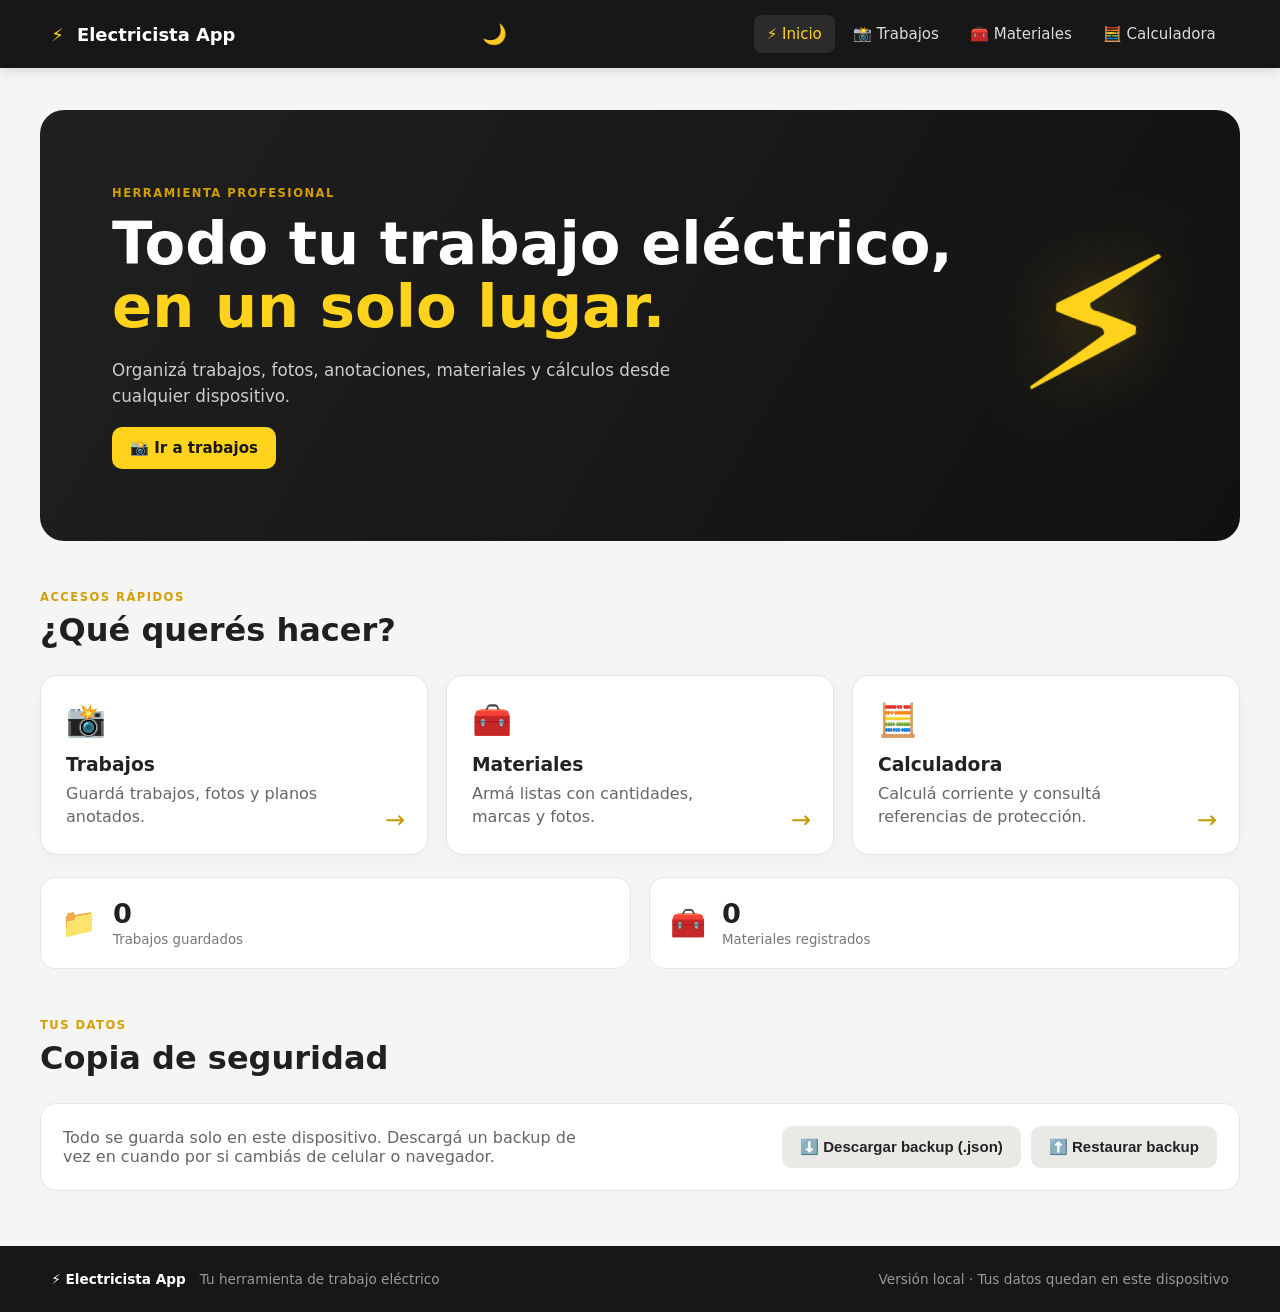
<file: index.html>
<!DOCTYPE html>
<html lang="es">
<head>
<meta charset="UTF-8">
<meta name="viewport" content="width=device-width, initial-scale=1.0">
<meta name="theme-color" content="#171717">
<link rel="manifest" href="manifest.json">
<link rel="apple-touch-icon" href="img/icon-192.png">

<title>Electricista App</title>
<link rel="stylesheet" href="css/style.css">
</head>
<body>
<header class="topbar">
  <a class="brand" href="index.html"><span>⚡</span> Electricista App</a>
  <button class="menu-toggle" id="menuToggle" aria-label="Abrir menú">☰</button>
  <button class="theme-toggle" id="themeToggle" aria-label="Cambiar tema">🌙</button>
  <nav id="mainNav">
    <a class="active" href="index.html">⚡ Inicio</a>
    <a href="galeria.html">📸 Trabajos</a>
    <a href="materiales.html">🧰 Materiales</a>
    <a href="calculadora.html">🧮 Calculadora</a>
  </nav>
</header>

<main class="page home-page">
  <section class="hero">
    <div>
      <span class="eyebrow">HERRAMIENTA PROFESIONAL</span>
      <h1>Todo tu trabajo eléctrico,<br><strong>en un solo lugar.</strong></h1>
      <p>Organizá trabajos, fotos, anotaciones, materiales y cálculos desde cualquier dispositivo.</p>
      <a class="btn btn-primary" href="galeria.html">📸 Ir a trabajos</a>
    </div>
    <div class="hero-icon">⚡</div>
  </section>

  <section class="section">
    <div class="section-title"><div><span class="eyebrow">ACCESOS RÁPIDOS</span><h2>¿Qué querés hacer?</h2></div></div>
    <div class="feature-grid">
      <a class="feature-card" href="galeria.html"><span class="feature-icon">📸</span><h3>Trabajos</h3><p>Guardá trabajos, fotos y planos anotados.</p><span class="card-arrow">→</span></a>
      <a class="feature-card" href="materiales.html"><span class="feature-icon">🧰</span><h3>Materiales</h3><p>Armá listas con cantidades, marcas y fotos.</p><span class="card-arrow">→</span></a>
      <a class="feature-card" href="calculadora.html"><span class="feature-icon">🧮</span><h3>Calculadora</h3><p>Calculá corriente y consultá referencias de protección.</p><span class="card-arrow">→</span></a>
    </div>
  </section>

  <section class="stats-grid">
    <div class="stat-card"><span>📁</span><div><strong id="workCount">0</strong><small>Trabajos guardados</small></div></div>
    <div class="stat-card"><span>🧰</span><div><strong id="materialCount">0</strong><small>Materiales registrados</small></div></div>
  </section>

  <section class="section">
    <div class="section-title"><div><span class="eyebrow">TUS DATOS</span><h2>Copia de seguridad</h2></div></div>
    <div class="backup-card">
      <p>Todo se guarda solo en este dispositivo. Descargá un backup de vez en cuando por si cambiás de celular o navegador.</p>
      <div class="backup-actions">
        <button class="btn btn-secondary" id="exportBackupBtn">⬇️ Descargar backup (.json)</button>
        <button class="btn btn-secondary" id="importBackupBtn">⬆️ Restaurar backup</button>
        <input type="file" id="importBackupInput" accept="application/json" hidden>
      </div>
    </div>
  </section>
</main>

<footer class="footer"><div><strong>⚡ Electricista App</strong><span>Tu herramienta de trabajo eléctrico</span></div><span>Versión local · Tus datos quedan en este dispositivo</span></footer>
<script src="js/app.js"></script>
<script>
document.addEventListener("DOMContentLoaded", () => {
  document.getElementById("exportBackupBtn")?.addEventListener("click", () => window.Electricista.exportBackup());
  const input = document.getElementById("importBackupInput");
  document.getElementById("importBackupBtn")?.addEventListener("click", () => input.click());
  input?.addEventListener("change", async () => {
    const file = input.files?.[0];
    if (!file) return;
    if (!confirm("Esto va a agregar/actualizar datos desde el backup. ¿Continuar?")) { input.value = ""; return; }
    try {
      await window.Electricista.importBackup(file);
      alert("Backup restaurado correctamente.");
      location.reload();
    } catch (error) {
      window.Electricista.showError(error);
    }
    input.value = "";
  });
});
</script>
</body>
</html>
</file>
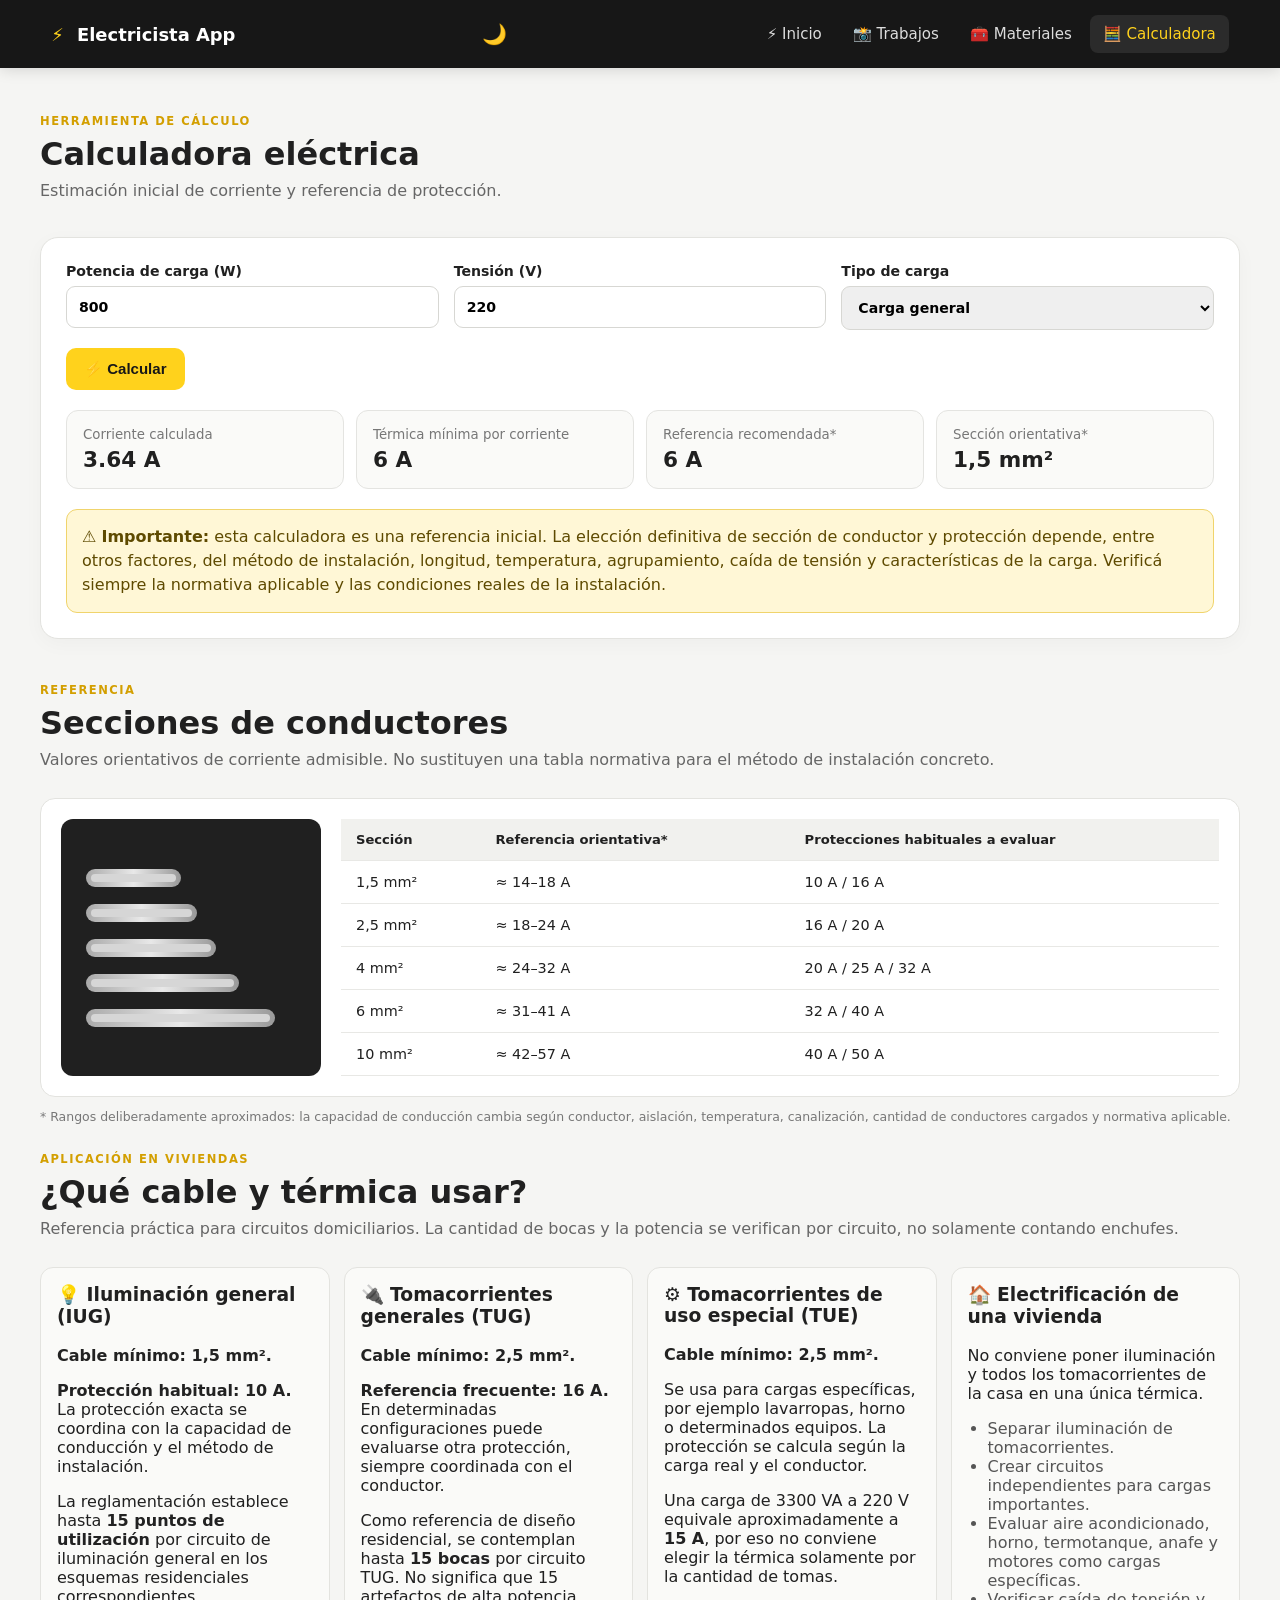
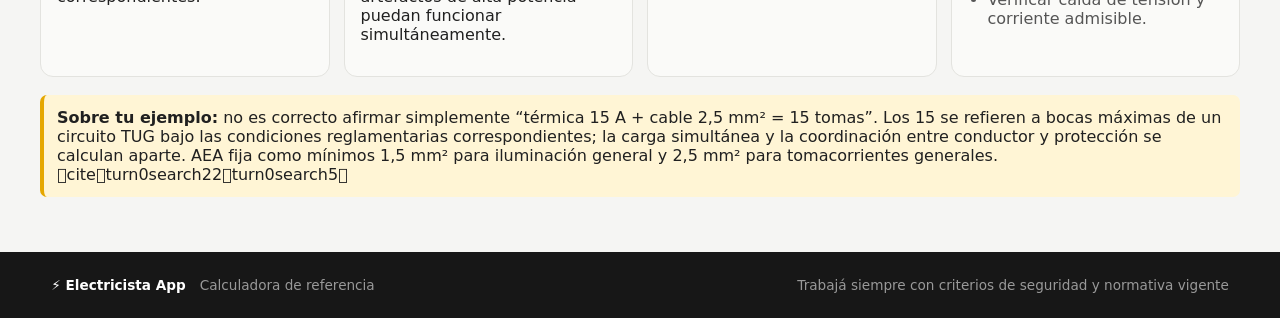
<file: calculadora.html>
<!DOCTYPE html>
<html lang="es">
<head><meta charset="UTF-8"><meta name="viewport" content="width=device-width, initial-scale=1.0"><meta name="theme-color" content="#171717">
<link rel="manifest" href="manifest.json">
<link rel="apple-touch-icon" href="img/icon-192.png">

<title>Calculadora eléctrica - Electricista App</title><link rel="stylesheet" href="css/style.css"><link rel="stylesheet" href="css/calculadora.css"></head>
<body>
<header class="topbar"><a class="brand" href="index.html"><span>⚡</span> Electricista App</a><button class="menu-toggle" id="menuToggle">☰</button><button class="theme-toggle" id="themeToggle" aria-label="Cambiar tema">🌙</button>
<nav id="mainNav"><a href="index.html">⚡ Inicio</a><a href="galeria.html">📸 Trabajos</a><a href="materiales.html">🧰 Materiales</a><a class="active" href="calculadora.html">🧮 Calculadora</a></nav></header>
<main class="page">
<section class="page-heading"><div><span class="eyebrow">HERRAMIENTA DE CÁLCULO</span><h1>Calculadora eléctrica</h1><p>Estimación inicial de corriente y referencia de protección.</p></div></section>
<section class="calculator-card">
<div class="calc-inputs"><label>Potencia de carga (W)<input id="watts" type="number" min="1" step="1" value="800"></label><label>Tensión (V)<input id="voltage" type="number" min="1" step="1" value="220"></label><label>Tipo de carga<select id="loadType"><option value="general">Carga general</option><option value="resistive">Resistiva</option><option value="motor">Motor</option><option value="lighting">Iluminación</option></select></label></div>
<button class="btn btn-primary calc-btn" id="calculateBtn">⚡ Calcular</button>
<div id="calcResult" class="calc-result"></div>
<div class="warning-box">⚠️ <strong>Importante:</strong> esta calculadora es una referencia inicial. La elección definitiva de sección de conductor y protección depende, entre otros factores, del método de instalación, longitud, temperatura, agrupamiento, caída de tensión y características de la carga. Verificá siempre la normativa aplicable y las condiciones reales de la instalación.</div>
</section>
<section class="section reference-section"><div class="section-title"><div><span class="eyebrow">REFERENCIA</span><h2>Secciones de conductores</h2><p>Valores orientativos de corriente admisible. No sustituyen una tabla normativa para el método de instalación concreto.</p></div></div>
<div class="cable-reference"><div class="cable-visual"><div class="wire wire-15"></div><div class="wire wire-25"></div><div class="wire wire-4"></div><div class="wire wire-6"></div><div class="wire wire-10"></div></div>
<div class="table-wrap"><table><thead><tr><th>Sección</th><th>Referencia orientativa*</th><th>Protecciones habituales a evaluar</th></tr></thead><tbody>
<tr><td>1,5 mm²</td><td>≈ 14–18 A</td><td>10 A / 16 A</td></tr><tr><td>2,5 mm²</td><td>≈ 18–24 A</td><td>16 A / 20 A</td></tr><tr><td>4 mm²</td><td>≈ 24–32 A</td><td>20 A / 25 A / 32 A</td></tr><tr><td>6 mm²</td><td>≈ 31–41 A</td><td>32 A / 40 A</td></tr><tr><td>10 mm²</td><td>≈ 42–57 A</td><td>40 A / 50 A</td></tr></tbody></table></div></div>
<p class="table-note">* Rangos deliberadamente aproximados: la capacidad de conducción cambia según conductor, aislación, temperatura, canalización, cantidad de conductores cargados y normativa aplicable.</p>
</section>

<section class="section reference-extra">
  <div class="section-title">
    <div>
      <span class="eyebrow">APLICACIÓN EN VIVIENDAS</span>
      <h2>¿Qué cable y térmica usar?</h2>
      <p>Referencia práctica para circuitos domiciliarios. La cantidad de bocas y la potencia se verifican por circuito, no solamente contando enchufes.</p>
    </div>
  </div>
  <div class="circuit-cards">
    <article class="circuit-card">
      <h3>💡 Iluminación general (IUG)</h3>
      <p><strong>Cable mínimo: 1,5 mm².</strong></p>
      <p><strong>Protección habitual: 10 A.</strong> La protección exacta se coordina con la capacidad de conducción y el método de instalación.</p>
      <p>La reglamentación establece hasta <strong>15 puntos de utilización</strong> por circuito de iluminación general en los esquemas residenciales correspondientes.</p>
    </article>
    <article class="circuit-card">
      <h3>🔌 Tomacorrientes generales (TUG)</h3>
      <p><strong>Cable mínimo: 2,5 mm².</strong></p>
      <p><strong>Referencia frecuente: 16 A.</strong> En determinadas configuraciones puede evaluarse otra protección, siempre coordinada con el conductor.</p>
      <p>Como referencia de diseño residencial, se contemplan hasta <strong>15 bocas</strong> por circuito TUG. No significa que 15 artefactos de alta potencia puedan funcionar simultáneamente.</p>
    </article>
    <article class="circuit-card">
      <h3>⚙️ Tomacorrientes de uso especial (TUE)</h3>
      <p><strong>Cable mínimo: 2,5 mm².</strong></p>
      <p>Se usa para cargas específicas, por ejemplo lavarropas, horno o determinados equipos. La protección se calcula según la carga real y el conductor.</p>
      <p>Una carga de 3300 VA a 220 V equivale aproximadamente a <strong>15 A</strong>, por eso no conviene elegir la térmica solamente por la cantidad de tomas.</p>
    </article>
    <article class="circuit-card">
      <h3>🏠 Electrificación de una vivienda</h3>
      <p>No conviene poner iluminación y todos los tomacorrientes de la casa en una única térmica.</p>
      <ul><li>Separar iluminación de tomacorrientes.</li><li>Crear circuitos independientes para cargas importantes.</li><li>Evaluar aire acondicionado, horno, termotanque, anafe y motores como cargas específicas.</li><li>Verificar caída de tensión y corriente admisible.</li></ul>
    </article>
  </div>
  <div class="reference-warning"><strong>Sobre tu ejemplo:</strong> no es correcto afirmar simplemente “térmica 15 A + cable 2,5 mm² = 15 tomas”. Los 15 se refieren a bocas máximas de un circuito TUG bajo las condiciones reglamentarias correspondientes; la carga simultánea y la coordinación entre conductor y protección se calculan aparte. AEA fija como mínimos 1,5 mm² para iluminación general y 2,5 mm² para tomacorrientes generales. citeturn0search22turn0search5</div>
</section>
</main>
<footer class="footer"><div><strong>⚡ Electricista App</strong><span>Calculadora de referencia</span></div><span>Trabajá siempre con criterios de seguridad y normativa vigente</span></footer>
<script src="js/app.js"></script><script src="js/calculadora.js"></script></body></html>
</file>
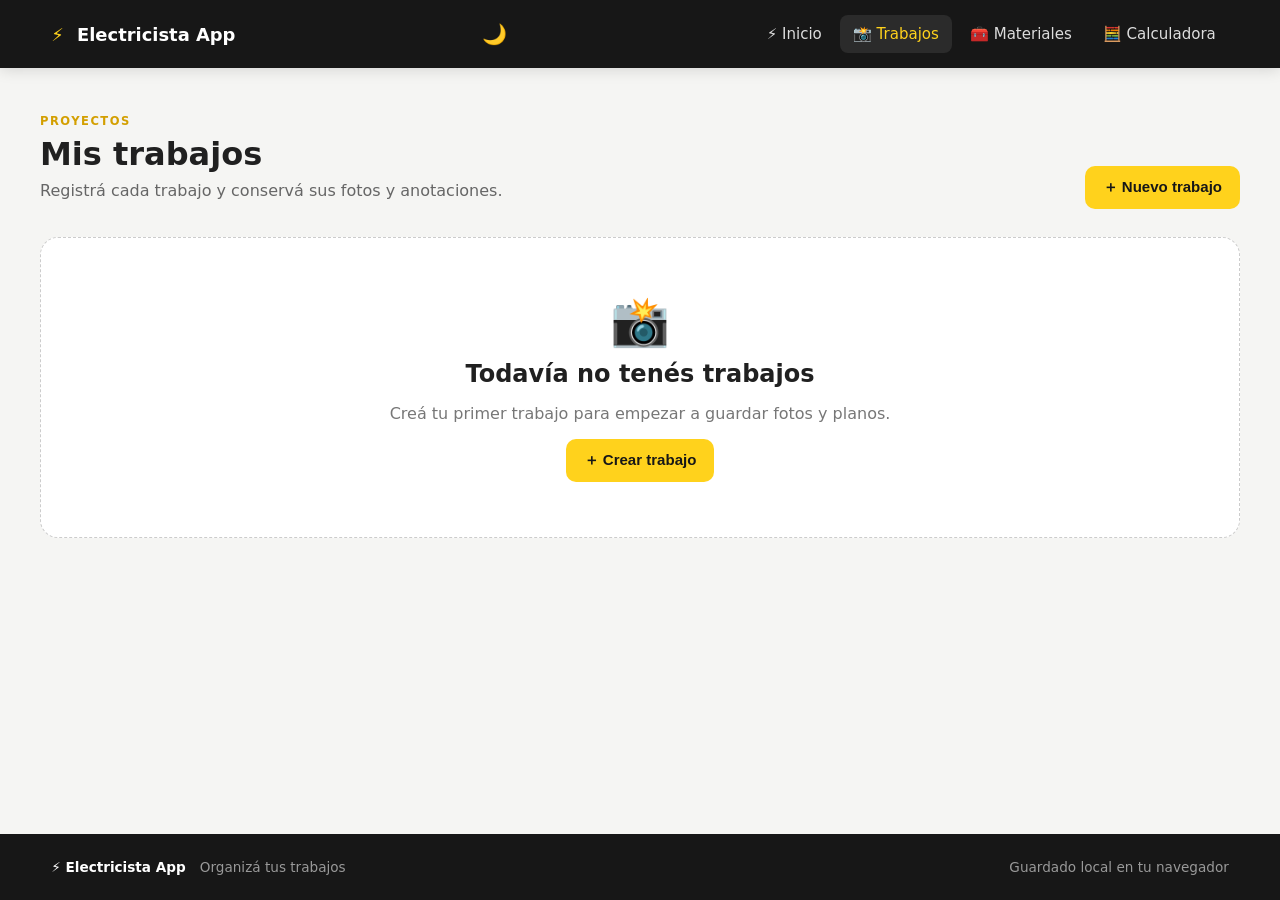
<file: galeria.html>
<!DOCTYPE html>
<html lang="es">
<head>
<meta charset="UTF-8"><meta name="viewport" content="width=device-width, initial-scale=1.0">
<meta name="theme-color" content="#171717">
<link rel="manifest" href="manifest.json">
<link rel="apple-touch-icon" href="img/icon-192.png">
<title>Trabajos - Electricista App</title>
<link rel="stylesheet" href="css/style.css"><link rel="stylesheet" href="css/galeria.css">
</head>
<body>
<header class="topbar"><a class="brand" href="index.html"><span>⚡</span> Electricista App</a><button class="menu-toggle" id="menuToggle">☰</button><button class="theme-toggle" id="themeToggle" aria-label="Cambiar tema">🌙</button>
<nav id="mainNav"><a href="index.html">⚡ Inicio</a><a class="active" href="galeria.html">📸 Trabajos</a><a href="materiales.html">🧰 Materiales</a><a href="calculadora.html">🧮 Calculadora</a></nav></header>
<main class="page">
<section class="page-heading"><div><span class="eyebrow">PROYECTOS</span><h1>Mis trabajos</h1><p>Registrá cada trabajo y conservá sus fotos y anotaciones.</p></div><button class="btn btn-primary" id="newWorkBtn">＋ Nuevo trabajo</button></section>
<div id="workList" class="work-grid"></div>
<div id="emptyWorks" class="empty-state hidden"><div>📸</div><h2>Todavía no tenés trabajos</h2><p>Creá tu primer trabajo para empezar a guardar fotos y planos.</p><button class="btn btn-primary" id="emptyNewBtn">＋ Crear trabajo</button></div>
</main>
<div class="modal hidden" id="workModal"><div class="modal-box"><button class="modal-close" data-close>×</button><h2 id="modalTitle">Nuevo trabajo</h2>
<form id="workForm"><label>Nombre del trabajo<input id="workName" required placeholder="Ej. Instalación eléctrica cocina"></label>
<label>Categoría<select id="workCategory"><option>Instalación</option><option>Reparación</option><option>Mantenimiento</option><option>Tablero</option><option>Iluminación</option><option>Otro</option></select></label>
<label>Descripción<textarea id="workDescription" rows="4" placeholder="Detalles del trabajo..."></textarea></label>
<div class="form-actions"><button type="button" class="btn btn-secondary" data-close>Cancelar</button><button class="btn btn-primary">Guardar trabajo</button></div></form></div></div>
<div class="modal hidden" id="detailModal"><div class="modal-box modal-large"><button class="modal-close" data-close>×</button><div id="detailContent"></div></div></div>
<footer class="footer"><div><strong>⚡ Electricista App</strong><span>Organizá tus trabajos</span></div><span>Guardado local en tu navegador</span></footer>
<script src="js/app.js"></script><script src="js/galeria.js"></script>
</body></html>
</file>
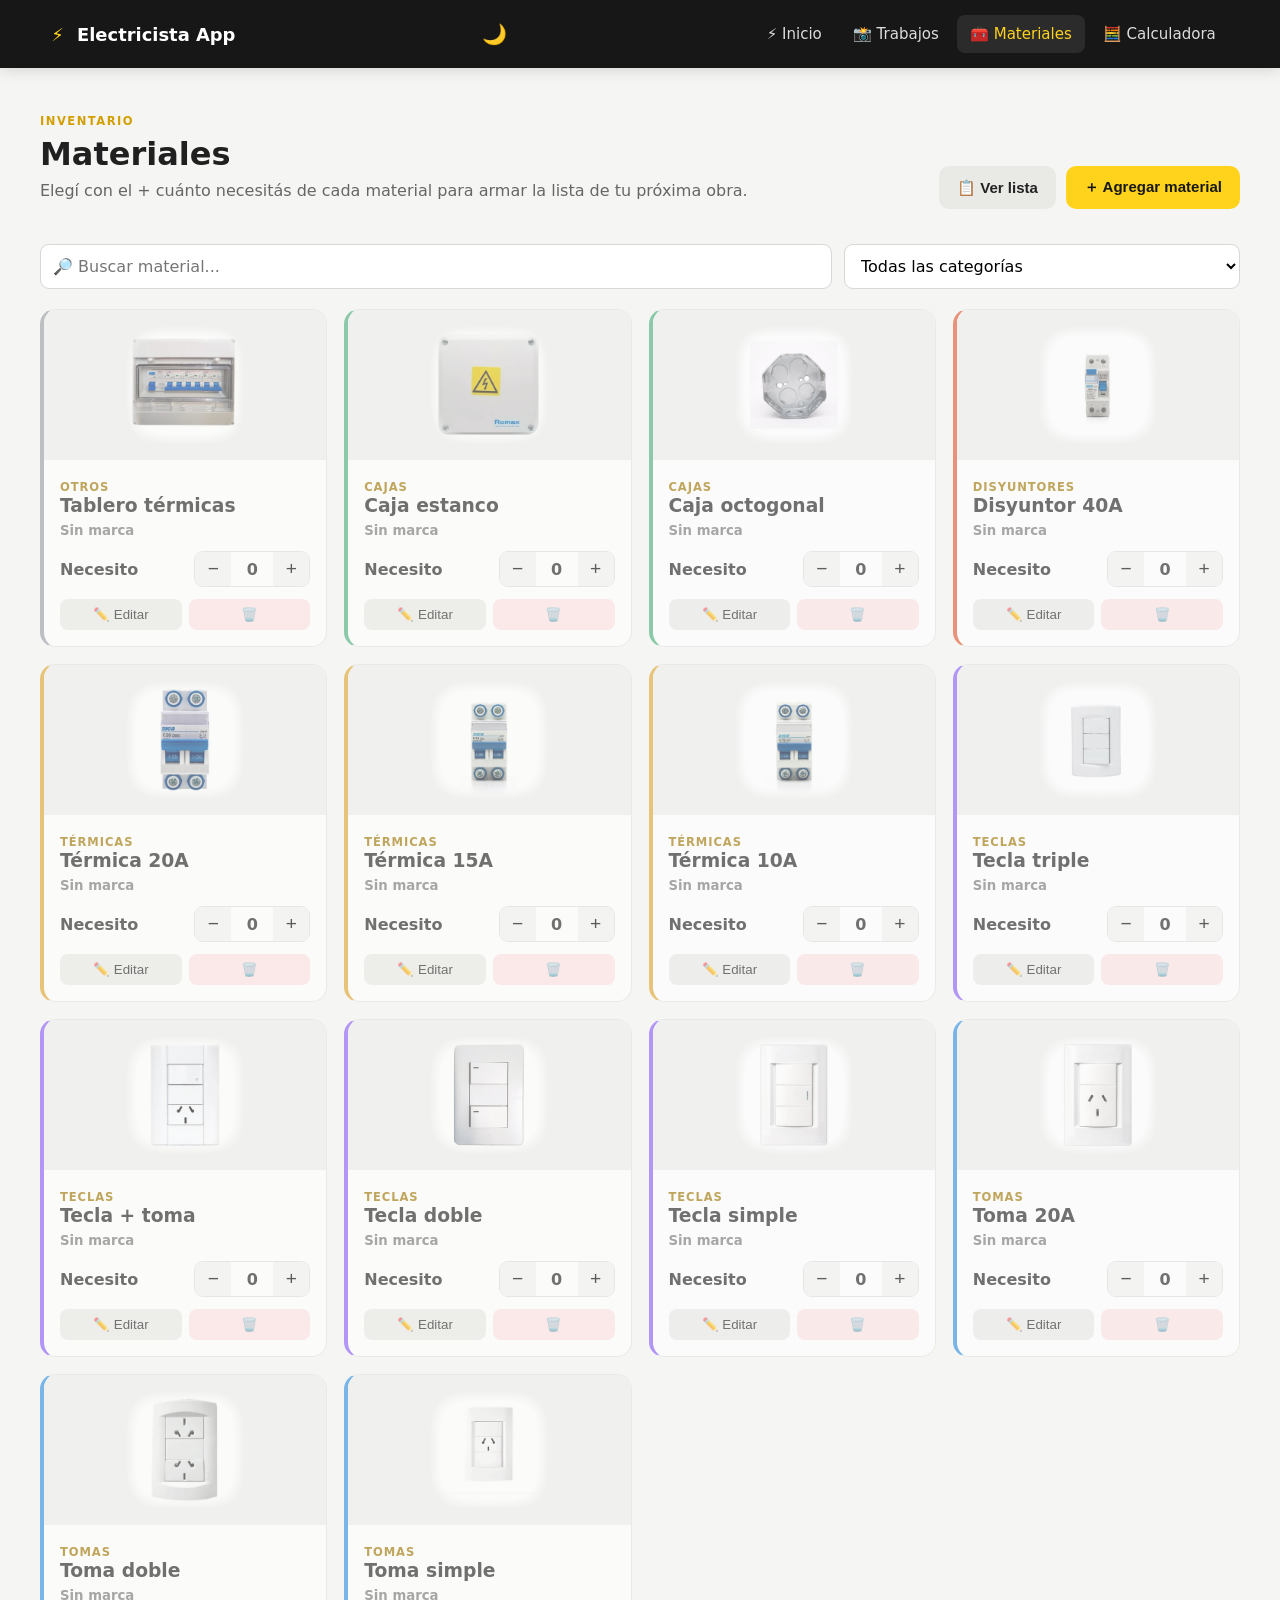
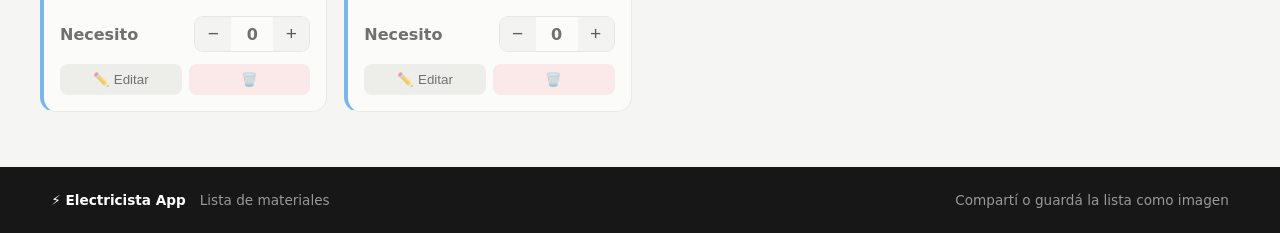
<file: materiales.html>
<!DOCTYPE html>
<html lang="es">
<head><meta charset="UTF-8"><meta name="viewport" content="width=device-width, initial-scale=1.0"><meta name="theme-color" content="#171717">
<link rel="manifest" href="manifest.json">
<link rel="apple-touch-icon" href="img/icon-192.png">

<title>Materiales - Electricista App</title><link rel="stylesheet" href="css/style.css"><link rel="stylesheet" href="css/materiales.css"></head>
<body>
<header class="topbar"><a class="brand" href="index.html"><span>⚡</span> Electricista App</a><button class="menu-toggle" id="menuToggle">☰</button><button class="theme-toggle" id="themeToggle" aria-label="Cambiar tema">🌙</button>
<nav id="mainNav"><a href="index.html">⚡ Inicio</a><a href="galeria.html">📸 Trabajos</a><a class="active" href="materiales.html">🧰 Materiales</a><a href="calculadora.html">🧮 Calculadora</a></nav></header>
<main class="page">
<section class="page-heading"><div><span class="eyebrow">INVENTARIO</span><h1>Materiales</h1><p>Elegí con el + cuánto necesitás de cada material para armar la lista de tu próxima obra.</p></div><div class="heading-actions"><button class="btn btn-secondary" id="viewListBtn">📋 Ver lista</button><button class="btn btn-primary" id="addMaterialBtn">＋ Agregar material</button></div></section>
<div class="material-toolbar"><input id="materialSearch" placeholder="🔎 Buscar material..."><select id="categoryFilter"><option value="">Todas las categorías</option><option>Tomas</option><option>Teclas</option><option>Térmicas</option><option>Disyuntores</option><option>Cajas</option><option>Cables</option><option>Iluminación</option><option>Otros</option></select></div>
<div id="materialList" class="material-grid"></div>
<div id="emptyMaterials" class="empty-state hidden"><div>🧰</div><h2>No hay materiales</h2><p>Agregá el primer material de tu lista.</p><button class="btn btn-primary" id="emptyAddBtn">＋ Agregar material</button></div>
</main>
<div class="modal hidden" id="materialModal"><div class="modal-box"><button class="modal-close" data-close>×</button><h2 id="materialModalTitle">Nuevo material</h2>
<form id="materialForm"><input type="hidden" id="materialId">
<div class="form-grid"><label>Nombre<input id="matName" required placeholder="Ej. Tomacorriente doble"></label><label>Categoría<select id="matCategory"><option>Tomas</option><option>Teclas</option><option>Térmicas</option><option>Disyuntores</option><option>Cajas</option><option>Cables</option><option>Iluminación</option><option>Otros</option></select></label><label>Marca<input id="matBrand" placeholder="Ej. Jeluz"></label><label>Modelo / descripción<input id="matModel" placeholder="Ej. Verona"></label><label class="full">Observación<textarea id="matObservation" rows="3"></textarea></label><label>Cantidad<input id="matQty" type="number" min="0" value="1"></label><label class="full">Foto
<div class="file-source-actions">
  <input id="matPhoto" type="file" accept="image/*" hidden>
  <button type="button" class="btn btn-primary" id="matCameraBtn">📷 Sacar foto</button>
  <button type="button" class="btn btn-secondary" id="matGalleryBtn">🖼️ Elegir de galería</button>
</div>
<small class="file-source-help">Podés sacar una foto o elegir una imagen que ya tengas en el teléfono.</small>
<div class="icon-picker">
  <span class="icon-picker-label">O elegí un ícono rápido</span>
  <div class="icon-picker-strip" id="iconPickerStrip"></div>
</div>
</label></div>
<div id="photoPreview" class="photo-preview"></div><div class="form-actions"><button type="button" class="btn btn-secondary" data-close>Cancelar</button><button class="btn btn-primary">Guardar material</button></div></form></div></div>
<div class="modal hidden" id="listModal"><div class="modal-box modal-large"><button class="modal-close" data-close>×</button><div id="listContent"></div></div></div>
<footer class="footer"><div><strong>⚡ Electricista App</strong><span>Lista de materiales</span></div><span>Compartí o guardá la lista como imagen</span></footer>
<script src="js/app.js"></script><script src="js/materiales.js"></script></body></html>
</file>
<file: css/style.css>
* {
  box-sizing:border-box
}
html,body {
  margin:0;
  min-height:100%;
  font-family:Inter,system-ui,-apple-system,BlinkMacSystemFont,"Segoe UI",sans-serif;
  color:#202020;
  background:#f5f5f3
}
body {
  display:flex;
  flex-direction:column;
  min-height:100vh
}
.topbar {
  height:68px;
  background:#171717;
  color:#fff;
  display:flex;
  align-items:center;
  padding:0 clamp(18px,4vw,70px);
  gap:32px;
  position:sticky;
  top:0;
  z-index:50;
  box-shadow:0 2px 14px #0002
}
.brand {
  color:#fff;
  text-decoration:none;
  font-weight:800;
  font-size:1.12rem;
  white-space:nowrap
}
.brand span {
  color:#ffd21c;
  margin-right:7px
}
.topbar nav {
  display:flex;
  gap:5px;
  margin-left:auto
}
.topbar nav a {
  color:#ddd;
  text-decoration:none;
  padding:10px 13px;
  border-radius:8px;
  font-size:.94rem
}
.topbar nav a:hover,.topbar nav a.active {
  background:#2b2b2b;
  color:#ffd21c
}
.menu-toggle {
  display:none;
  background:none;
  border:0;
  color:#fff;
  font-size:1.7rem;
  margin-left:auto
}
.theme-toggle {
  background:none;
  border:0;
  color:#fff;
  font-size:1.25rem;
  cursor:pointer;
  margin-left:auto;
  line-height:1;
  padding:6px
}
.page {
  width:min(1200px,calc(100% - 32px));
  margin:0 auto;
  flex:1;
  padding:42px 0 55px
}
.hero {
  background:linear-gradient(120deg,#202020,#111);
  color:#fff;
  border-radius:24px;
  padding:clamp(30px,6vw,72px);
  display:flex;
  align-items:center;
  justify-content:space-between;
  min-height:350px;
  overflow:hidden
}
.eyebrow {
  font-size:.72rem;
  font-weight:800;
  letter-spacing:.13em;
  color:#d39f00
}
.hero h1 {
  font-size:clamp(2rem,5vw,3.7rem);
  line-height:1.06;
  margin:12px 0 18px
}
.hero h1 strong {
  color:#ffd21c
}
.hero p {
  color:#ccc;
  max-width:600px;
  font-size:1.05rem;
  line-height:1.6
}
.hero-icon {
  font-size:clamp(7rem,17vw,13rem);
  color:#ffd21c;
  filter:drop-shadow(0 0 35px #ffd21c55);
  transform:rotate(8deg)
}
.btn {
  border:0;
  border-radius:10px;
  padding:12px 18px;
  font-weight:750;
  font-size:.94rem;
  cursor:pointer;
  text-decoration:none;
  display:inline-flex;
  align-items:center;
  justify-content:center;
  gap:7px;
  transition:.18s
}
.btn:hover {
  transform:translateY(-1px)
}
.btn-primary {
  background:#ffd21c;
  color:#171717
}
.btn-secondary {
  background:#e9e9e6;
  color:#222
}
.btn-danger {
  background:#fee2e2;
  color:#a40000
}
.section {
  margin-top:45px
}
.section-title {
  display:flex;
  justify-content:space-between;
  align-items:end;
  margin-bottom:20px
}
.section-title h2,.page-heading h1 {
  margin:6px 0;
  font-size:2rem
}
.section-title p,.page-heading p {
  color:#666;
  margin:6px 0;
  line-height:1.5
}
.feature-grid {
  display:grid;
  grid-template-columns:repeat(3,1fr);
  gap:18px
}
.feature-card {
  background:#fff;
  border:1px solid #e5e5e2;
  border-radius:17px;
  padding:25px;
  color:#222;
  text-decoration:none;
  position:relative;
  min-height:180px;
  box-shadow:0 4px 16px #00000008
}
.feature-card:hover {
  border-color:#ffd21c;
  box-shadow:0 8px 24px #00000012
}
.feature-icon {
  font-size:2rem
}
.feature-card h3 {
  margin:15px 0 7px
}
.feature-card p {
  color:#666;
  line-height:1.45;
  margin:0;
  max-width:270px
}
.card-arrow {
  position:absolute;
  right:22px;
  bottom:20px;
  font-size:1.5rem;
  color:#c49700
}
.stats-grid {
  display:grid;
  grid-template-columns:repeat(2,1fr);
  gap:18px;
  margin-top:22px
}
.stat-card {
  background:#fff;
  border:1px solid #e5e5e2;
  border-radius:15px;
  padding:20px;
  display:flex;
  align-items:center;
  gap:16px
}
.stat-card>span {
  font-size:1.8rem
}
.stat-card strong {
  font-size:1.7rem;
  display:block
}
.stat-card small {
  color:#777
}
.page-heading {
  display:flex;
  justify-content:space-between;
  align-items:end;
  gap:20px;
  margin-bottom:28px
}
.heading-actions {
  display:flex;
  gap:10px
}
.empty-state {
  text-align:center;
  background:#fff;
  border:1px dashed #ccc;
  border-radius:18px;
  padding:55px 20px
}
.empty-state>div {
  font-size:3rem
}
.empty-state h2 {
  margin:10px 0 6px
}
.empty-state p {
  color:#777
}
.hidden {
  display:none!important
}
.modal {
  position:fixed;
  inset:0;
  background:#0008;
  display:flex;
  align-items:center;
  justify-content:center;
  padding:18px;
  z-index:100
}
.modal-box {
  width:min(620px,100%);
  max-height:92vh;
  overflow:auto;
  background:#fff;
  border-radius:18px;
  padding:27px;
  position:relative
}
.modal-large {
  width:min(1000px,100%)
}
.modal-close {
  position:absolute;
  right:15px;
  top:10px;
  border:0;
  background:none;
  font-size:2rem;
  cursor:pointer;
  color:#555
}
.modal-box h2 {
  margin:0 0 22px
}
.modal-box label {
  display:block;
  font-weight:700;
  font-size:.9rem;
  margin-bottom:15px
}
.modal-box input,.modal-box select,.modal-box textarea,.material-toolbar input,.material-toolbar select {
  width:100%;
  margin-top:7px;
  border:1px solid #d8d8d5;
  border-radius:9px;
  padding:11px 12px;
  font:inherit;
  background:#fff
}
.form-actions {
  display:flex;
  justify-content:flex-end;
  gap:9px;
  margin-top:20px
}
.form-grid {
  display:grid;
  grid-template-columns:1fr 1fr;
  gap:2px 15px
}
.form-grid .full {
  grid-column:1/-1
}
.photo-preview:has(img) {
  display:inline-flex;
  align-items:center;
  justify-content:center;
  width:150px;
  height:150px;
  background:#ededeb;
  border-radius:10px;
  padding:10px;
  margin-top:6px
}
.photo-preview img {
  max-width:100%;
  max-height:100%;
  width:auto;
  height:auto;
  border-radius:4px;
  object-fit:contain
}
.footer {
  margin-top:auto;
  background:#171717;
  color:#ddd;
  padding:25px clamp(18px,4vw,70px);
  display:flex;
  justify-content:space-between;
  align-items:center;
  gap:20px;
  font-size:.85rem
}
.footer div {
  display:flex;
  gap:14px;
  align-items:center
}
.footer strong {
  color:#fff
}
.footer span {
  color:#999
}
.table-wrap {
  overflow-x:auto
}
.table-wrap table {
  border-collapse:collapse;
  width:100%;
  background:#fff
}
.table-wrap th,.table-wrap td {
  padding:13px 15px;
  border-bottom:1px solid #e8e8e5;
  text-align:left
}
.table-wrap th {
  background:#f1f1ee;
  font-size:.82rem
}
.table-wrap td {
  font-size:.9rem
}
.table-note {
  font-size:.78rem;
  color:#777
}
.warning-box {
  margin-top:20px;
  background:#fff7d6;
  border:1px solid #f0d46c;
  padding:15px;
  border-radius:11px;
  color:#5e4a00;
  line-height:1.5
}
@media(max-width:760px) {
  .topbar {
    height:62px
  }
  .menu-toggle {
    display:block
  }
  .theme-toggle {
    margin-left:8px
  }
  .topbar nav {
    display:none;
    position:absolute;
    top:62px;
    left:0;
    right:0;
    background:#171717;
    padding:10px 16px 15px;
    flex-direction:column
  }
  .topbar nav.open {
    display:flex
  }
  .topbar nav a {
    padding:13px
  }
  .page {
    width:min(100% - 22px,1200px);
    padding:28px 0 38px
  }
  .hero {
    padding:32px 24px;
    min-height:390px
  }
  .hero-icon {
    position:absolute;
    right:18px;
    opacity:.12
  }
  .feature-grid,.stats-grid {
    grid-template-columns:1fr
  }
  .page-heading {
    align-items:stretch;
    flex-direction:column
  }
  .heading-actions {
    flex-wrap:wrap
  }
  .heading-actions .btn {
    flex:1
  }
  .footer {
    flex-direction:column;
    align-items:flex-start
  }
  .footer div {
    flex-direction:column;
    align-items:flex-start;
    gap:5px
  }
  .form-grid {
    grid-template-columns:1fr
  }
  .form-grid .full {
    grid-column:auto
  }
}
@media(min-width:761px) {
  body {
    font-size:16px
  }
}

/* ===== Modo oscuro ===== */
:root.theme-dark body {
  background:#121212;
  color:#e9e9e7
}
:root.theme-dark .hero {
  background:linear-gradient(120deg,#000,#0a0a0a)
}
:root.theme-dark .feature-card,
:root.theme-dark .stat-card,
:root.theme-dark .material-card,
:root.theme-dark .work-card,
:root.theme-dark .calculator-card,
:root.theme-dark .cable-reference,
:root.theme-dark .circuit-card,
:root.theme-dark .modal-box,
:root.theme-dark .empty-state {
  background:#1c1c1c;
  border-color:#333;
  color:#e9e9e7
}
:root.theme-dark .material-photo,
:root.theme-dark .photo-preview:has(img),
:root.theme-dark .work-cover,
:root.theme-dark .photo-card,
:root.theme-dark .icon-pick-btn,
:root.theme-dark .result-box,
:root.theme-dark .detail-description,
:root.theme-dark .symbol-panel,
:root.theme-dark .qty-controls button {
  background:#262624;
  border-color:#3a3a3a
}
:root.theme-dark .feature-icon,
:root.theme-dark p,
:root.theme-dark .material-info p,
:root.theme-dark .work-meta,
:root.theme-dark .work-body p,
:root.theme-dark small,
:root.theme-dark .result-box small,
:root.theme-dark .photo-info small {
  color:#aaa
}
:root.theme-dark input,
:root.theme-dark select,
:root.theme-dark textarea {
  background:#1c1c1c;
  border-color:#3a3a3a;
  color:#eee
}
:root.theme-dark .btn-secondary,
:root.theme-dark .editor-toolbar button,
:root.theme-dark .editor-options button,
:root.theme-dark .symbol-choice {
  background:#262624;
  border-color:#3a3a3a;
  color:#eee
}
:root.theme-dark .footer,
:root.theme-dark .cable-visual {
  background:#0c0c0c
}
:root.theme-dark .modal {
  background:#000000cc
}
:root.theme-dark .icon-picker-label,
:root.theme-dark .eyebrow {
  color:#c9c9c6
}

.backup-card {
  background:#fff;
  border:1px solid #e5e5e2;
  border-radius:16px;
  padding:22px;
  display:flex;
  align-items:center;
  justify-content:space-between;
  gap:20px;
  flex-wrap:wrap
}
.backup-card p {
  margin:0;
  color:#666;
  max-width:520px
}
.backup-actions {
  display:flex;
  gap:10px;
  flex-wrap:wrap
}
:root.theme-dark .backup-card {
  background:#1c1c1c;
  border-color:#333
}
</file>
<file: css/calculadora.css>
.calculator-card {
  background:#fff;
  border:1px solid #e3e3df;
  border-radius:18px;
  padding:25px;
  box-shadow:0 5px 20px #00000008
}
.calc-inputs {
  display:grid;
  grid-template-columns:1fr 1fr 1fr;
  gap:15px
}
.calc-inputs label {
  font-weight:750;
  font-size:.88rem
}
.calc-inputs input,.calc-inputs select {
  width:100%;
  margin-top:7px;
  border:1px solid #d7d7d3;
  border-radius:9px;
  padding:12px;
  font:inherit
}
.calc-btn {
  margin-top:18px
}
.calc-result {
  margin-top:20px;
  display:grid;
  grid-template-columns:repeat(4,1fr);
  gap:12px
}
.result-box {
  border:1px solid #e4e4e1;
  border-radius:12px;
  padding:16px;
  background:#fafaf8
}
.result-box small {
  display:block;
  color:#777
}
.result-box strong {
  font-size:1.35rem;
  display:block;
  margin-top:5px
}
.reference-section {
  margin-top:40px
}
.cable-reference {
  display:grid;
  grid-template-columns:260px 1fr;
  gap:20px;
  background:#fff;
  border:1px solid #e3e3df;
  border-radius:15px;
  padding:20px
}
.cable-visual {
  background:#202020;
  border-radius:12px;
  display:flex;
  flex-direction:column;
  justify-content:center;
  gap:17px;
  padding:25px
}
.wire {
  height:18px;
  border-radius:20px;
  background:linear-gradient(90deg,#aaa,#e8e8e8,#999);
  position:relative
}
.wire:after {
  content:"";
  position:absolute;
  left:5px;
  right:5px;
  top:5px;
  height:8px;
  background:#d6d6d6;
  border-radius:10px
}
.wire-15 {
  width:45%
}
.wire-25 {
  width:53%
}
.wire-4 {
  width:62%
}
.wire-6 {
  width:73%
}
.wire-10 {
  width:90%
}
.table-wrap table {
  min-width:600px
}
@media(max-width:800px) {
  .calc-inputs,.calc-result {
    grid-template-columns:1fr 1fr
  }
  .cable-reference {
    grid-template-columns:1fr
  }
}
@media(max-width:500px) {
  .calc-inputs,.calc-result {
    grid-template-columns:1fr
  }
}

.reference-extra {
  margin-top: 24px;
}

.circuit-cards {
  display: grid;
  grid-template-columns: repeat(auto-fit, minmax(240px, 1fr));
  gap: 14px;
}

.circuit-card {
  border: 1px solid #e3e3df;
  border-radius: 13px;
  padding: 16px;
  background: #fafaf8;
}

.circuit-card h3 {
  margin-top: 0;
}

.circuit-card strong {
  color: #222;
}

.circuit-card ul {
  padding-left: 20px;
  color: #555;
}

.reference-warning {
  margin-top: 18px;
  padding: 13px;
  border-left: 4px solid #e5a700;
  background: #fff5d5;
  border-radius: 7px;
}
</file>
<file: css/galeria.css>
.work-grid {
  display:grid;
  grid-template-columns:repeat(auto-fill,minmax(270px,1fr));
  gap:18px
}
.work-card {
  background:#fff;
  border:1px solid #e3e3df;
  border-radius:16px;
  overflow:hidden;
  box-shadow:0 4px 15px #00000008
}
.work-cover {
  height:165px;
  background:#ecece8;
  display:flex;
  align-items:center;
  justify-content:center;
  font-size:3rem;
  overflow:hidden
}
.work-cover img {
  width:100%;
  height:100%;
  object-fit:cover
}
.work-body {
  padding:17px
}
.work-body h3 {
  margin:0 0 6px
}
.work-meta {
  font-size:.78rem;
  color:#777;
  margin-bottom:10px
}
.work-body p {
  color:#666;
  font-size:.88rem;
  min-height:40px
}
.work-actions {
  display:flex;
  gap:8px;
  margin-top:14px
}
.work-actions .btn {
  flex:1;
  padding:9px
}
.detail-header {
  display:flex;
  justify-content:space-between;
  gap:20px;
  align-items:start
}
.detail-header h2 {
  margin-bottom:6px
}
.detail-tools {
  display:flex;
  gap:8px;
  flex-wrap:wrap
}
.photo-grid {
  display:grid;
  grid-template-columns:repeat(auto-fill,minmax(180px,1fr));
  gap:14px;
  margin-top:20px
}
.photo-card {
  background:#f3f3f0;
  border-radius:12px;
  overflow:hidden;
  position:relative
}
.photo-card img {
  width:100%;
  height:180px;
  object-fit:cover;
  display:block
}
.photo-card .photo-actions {
  padding:8px;
  display:flex;
  gap:6px
}
.photo-card button {
  flex:1;
  border:0;
  border-radius:7px;
  padding:7px;
  cursor:pointer
}
.editor-modal .modal-box {
  width:min(1100px,100%)
}
.editor-area {
  background:#151515;
  border-radius:12px;
  padding:12px;
  display:flex;
  justify-content:center;
  overflow:auto
}
.editor-canvas-wrap {
  position:relative;
  max-width:100%;
  touch-action:none
}
.editor-canvas-wrap img {
  max-width:100%;
  display:block
}
.editor-canvas {
  position:absolute;
  inset:0;
  width:100%;
  height:100%;
  touch-action:none
}
.editor-toolbar {
  display:flex;
  gap:7px;
  flex-wrap:wrap;
  margin:12px 0
}
.editor-toolbar button {
  border:1px solid #ddd;
  background:#fff;
  border-radius:8px;
  padding:9px 11px;
  cursor:pointer
}
.editor-toolbar button.active {
  background:#ffd21c;
  border-color:#d5ac00
}
.symbol-panel {
  display:flex;
  gap:8px;
  flex-wrap:wrap;
  background:#f1f1ee;
  padding:10px;
  border-radius:9px;
  margin-bottom:10px
}
.symbol-choice {
  width:62px;
  height:62px;
  border:1px solid #ddd;
  background:#fff;
  border-radius:8px;
  cursor:pointer;
  display:flex;
  flex-direction:column;
  align-items:center;
  justify-content:center;
  font-size:1.5rem
}
.symbol-choice small {
  font-size:.58rem
}
.detail-description {
  background:#f5f5f2;
  padding:12px;
  border-radius:9px;
  color:#555
}
.editor-options {
  display:flex;
  gap:15px;
  flex-wrap:wrap;
  align-items:center
}
.editor-options label {
  font-size:.8rem;
  font-weight:700
}
.editor-options input[type=color] {
  width:45px;
  height:34px;
  padding:2px
}
.editor-options input[type=range] {
  vertical-align:middle
}

.photo-info {
  padding: 10px 10px 0;
  display: flex;
  flex-direction: column;
  gap: 4px;
}

.photo-info small {
  color: #777;
  font-size: .72rem;
}

.editor-box {
  width: min(1180px, 100%);
}

.editor-options button {
  border: 1px solid #ddd;
  background: #fff;
  border-radius: 8px;
  padding: 8px 10px;
  cursor: pointer;
}

.editor-help {
  margin: 10px 0;
  padding: 10px 12px;
  border-left: 4px solid #ffd21c;
  background: #fff9dc;
  color: #555;
  font-size: .82rem;
  border-radius: 7px;
}

.symbol-choice img {
  width: 30px;
  height: 30px;
  object-fit: contain;
}

.photo-actions {
  flex-wrap: wrap;
}

@media (max-width: 650px) {
  .detail-header {
    flex-direction: column;
  }

  .editor-options {
    display: grid;
    grid-template-columns: 1fr 1fr;
  }

  .editor-options label {
    min-width: 0;
  }
}


.photo-source-actions {
  position: fixed;
  left: 50%;
  bottom: 24px;
  transform: translateX(-50%);
  z-index: 99999;
  width: min(92vw, 420px);
  padding: 16px;
  display: flex;
  flex-direction: column;
  gap: 10px;
  background: #fff;
  border-radius: 16px;
  box-shadow: 0 12px 40px rgba(0,0,0,.25);
}

.photo-source-title {
  font-weight: 700;
  margin-bottom: 2px;
}

/* Iconos eléctricos optimizados */
.symbol-choice img {
  width: 34px;
  height: 34px;
  object-fit: contain;
  display: block;
  flex: 0 0 34px;
}

.symbol-choice {
  overflow: hidden;
}

@media (max-width: 600px) {
  .symbol-choice {
    width: 68px;
    height: 70px;
  }

  .symbol-choice img {
    width: 38px;
    height: 38px;
    flex-basis: 38px;
  }
}

/* ---- Foto clickeable dentro de la tarjeta ---- */
.photo-view {
  display: block;
  width: 100%;
  border: 0;
  padding: 0;
  margin: 0;
  background: none;
  cursor: zoom-in;
}
.photo-view img {
  width: 100%;
  height: 180px;
  object-fit: cover;
  display: block;
}

/* ---- Visor de fotos a pantalla completa ---- */
.lightbox-modal {
  position: fixed;
  inset: 0;
  z-index: 9999;
  background: #000000ee;
  display: flex;
  flex-direction: column;
  touch-action: none;
}
.lightbox-close {
  position: absolute;
  top: max(14px, env(safe-area-inset-top, 0px));
  right: 14px;
  z-index: 3;
  width: 42px;
  height: 42px;
  border-radius: 50%;
  border: 0;
  background: #ffffff22;
  color: #fff;
  font-size: 1.6rem;
  line-height: 1;
  cursor: pointer;
}
.lightbox-nav {
  position: absolute;
  top: 50%;
  transform: translateY(-50%);
  z-index: 3;
  width: 48px;
  height: 48px;
  border-radius: 50%;
  border: 0;
  background: #ffffff22;
  color: #fff;
  font-size: 1.8rem;
  line-height: 1;
  cursor: pointer;
}
.lightbox-prev { left: 12px; }
.lightbox-next { right: 12px; }
.lightbox-stage {
  flex: 1;
  display: flex;
  align-items: center;
  justify-content: center;
  overflow: hidden;
  position: relative;
}
.lightbox-img {
  max-width: 94%;
  max-height: 94%;
  object-fit: contain;
  touch-action: none;
  user-select: none;
  -webkit-user-drag: none;
  will-change: transform;
}
.lightbox-footer {
  padding: 12px 18px max(14px, env(safe-area-inset-bottom, 0px));
  background: linear-gradient(0deg, #000000cc, transparent);
  color: #fff;
  text-align: center;
}
.lightbox-desc {
  margin: 0 0 4px;
  font-size: .95rem;
  font-weight: 600;
}
.lightbox-meta {
  display: flex;
  justify-content: center;
  gap: 14px;
  font-size: .78rem;
  color: #ccc;
}
@media (max-width: 600px) {
  .lightbox-nav { width: 40px; height: 40px; font-size: 1.5rem; }
}
</file>
<file: css/materiales.css>
.material-toolbar {
  display:grid;
  grid-template-columns:2fr 1fr;
  gap:12px;
  margin-bottom:20px
}
.material-grid {
  display:grid;
  grid-template-columns:repeat(auto-fill,minmax(270px,1fr));
  gap:17px
}
.material-card {
  background:#fff;
  border:1px solid #e3e3df;
  border-radius:15px;
  overflow:hidden;
  border-left:4px solid #ccc;
  transition:opacity .15s, box-shadow .15s;
  opacity:.62
}
.material-card.in-list {
  opacity:1;
  box-shadow:0 3px 14px #0000000f
}
.material-card[data-category="Tomas"] { border-left-color:#2f8fe0 }
.material-card[data-category="Teclas"] { border-left-color:#8a5cf6 }
.material-card[data-category="Térmicas"] { border-left-color:#e0a52f }
.material-card[data-category="Disyuntores"] { border-left-color:#e0562f }
.material-card[data-category="Cajas"] { border-left-color:#4caf7d }
.material-card[data-category="Cables"] { border-left-color:#c0392b }
.material-card[data-category="Iluminación"] { border-left-color:#f1c40f }
.material-card[data-category="Otros"] { border-left-color:#9aa0a6 }
.material-photo {
  height:150px;
  background:#ededeb;
  display:flex;
  align-items:center;
  justify-content:center;
  font-size:2.7rem;
  padding:14px;
  position:relative
}
.material-photo img {
  max-width:100%;
  max-height:100%;
  width:auto;
  height:auto;
  object-fit:contain
}
.material-qty-badge {
  position:absolute;
  top:8px;
  right:8px;
  background:#ffd21c;
  color:#171717;
  font-weight:800;
  font-size:.78rem;
  min-width:24px;
  height:24px;
  border-radius:12px;
  display:flex;
  align-items:center;
  justify-content:center;
  padding:0 6px;
  box-shadow:0 2px 6px #0003
}
.material-info {
  padding:16px
}
.material-info h3 {
  margin:0 0 5px
}
.material-category {
  font-size:.72rem;
  text-transform:uppercase;
  letter-spacing:.08em;
  color:#a07500;
  font-weight:800
}
.material-info p {
  color:#777;
  font-size:.83rem;
  margin:7px 0
}
.qty-row {
  display:flex;
  align-items:center;
  justify-content:space-between;
  margin-top:13px
}
.qty-controls {
  display:flex;
  align-items:center;
  border:1px solid #ddd;
  border-radius:9px;
  overflow:hidden
}
.qty-controls button {
  width:36px;
  height:34px;
  border:0;
  background:#f3f3f0;
  font-size:1.2rem;
  cursor:pointer
}
.qty-controls span {
  width:42px;
  text-align:center;
  font-weight:800
}
.material-actions {
  display:flex;
  gap:7px;
  margin-top:12px
}
.material-actions button {
  flex:1;
  padding:8px;
  border:0;
  border-radius:8px;
  cursor:pointer
}
.list-category {
  margin:20px 0 7px;
  border-bottom:2px solid #ffd21c;
  padding-bottom:5px
}
.list-item {
  display:flex;
  justify-content:space-between;
  padding:9px 4px;
  border-bottom:1px solid #eee
}
.list-actions {
  display:flex;
  gap:9px;
  margin-top:20px
}
@media(max-width:600px) {
  .material-toolbar {
    grid-template-columns:1fr
  }
}


.file-source-actions {
  display: flex;
  flex-wrap: wrap;
  gap: 10px;
  margin-top: 8px;
}

.file-source-help {
  display: block;
  margin-top: 7px;
  color: #666;
}

.icon-picker {
  margin-top: 14px;
}
.icon-picker-label {
  display: block;
  font-size: .78rem;
  font-weight: 700;
  color: #555;
  margin-bottom: 7px;
  text-transform: uppercase;
  letter-spacing: .04em;
}
.icon-picker-strip {
  display: flex;
  gap: 9px;
  overflow-x: auto;
  padding-bottom: 6px;
  -webkit-overflow-scrolling: touch;
}
.icon-pick-btn {
  flex: 0 0 auto;
  width: 66px;
  display: flex;
  flex-direction: column;
  align-items: center;
  gap: 4px;
  background: #ededeb;
  border: 2px solid transparent;
  border-radius: 12px;
  padding: 6px 4px 5px;
  cursor: pointer;
  transition: border-color .15s, background .15s;
}
.icon-pick-btn:hover {
  background: #e4e4e0;
}
.icon-pick-btn.selected {
  border-color: #ffd21c;
  background: #fff9e0;
}
.icon-pick-btn img {
  width: 40px;
  height: 40px;
  object-fit: contain;
}
.icon-pick-btn span {
  font-size: .6rem;
  text-align: center;
  color: #555;
  line-height: 1.1;
  white-space: nowrap;
  overflow: hidden;
  text-overflow: ellipsis;
  max-width: 100%;
}
</file>
